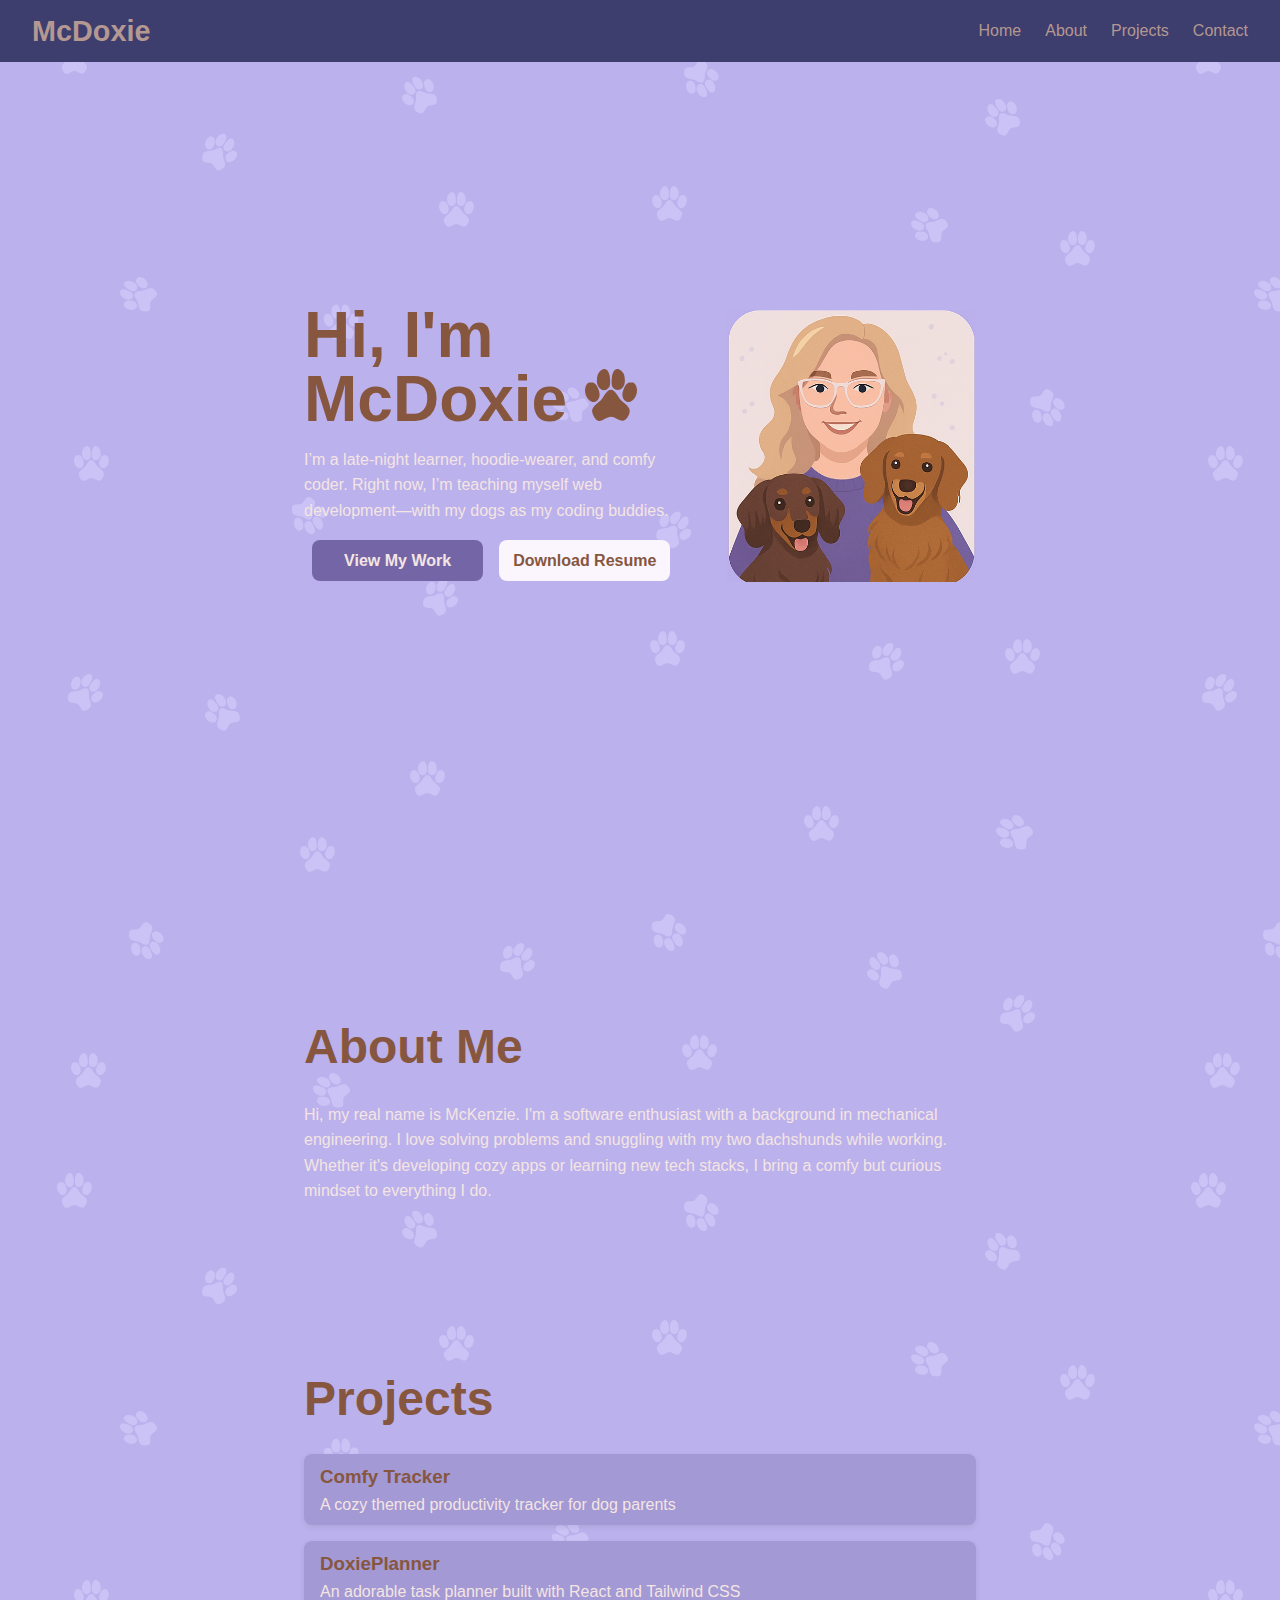
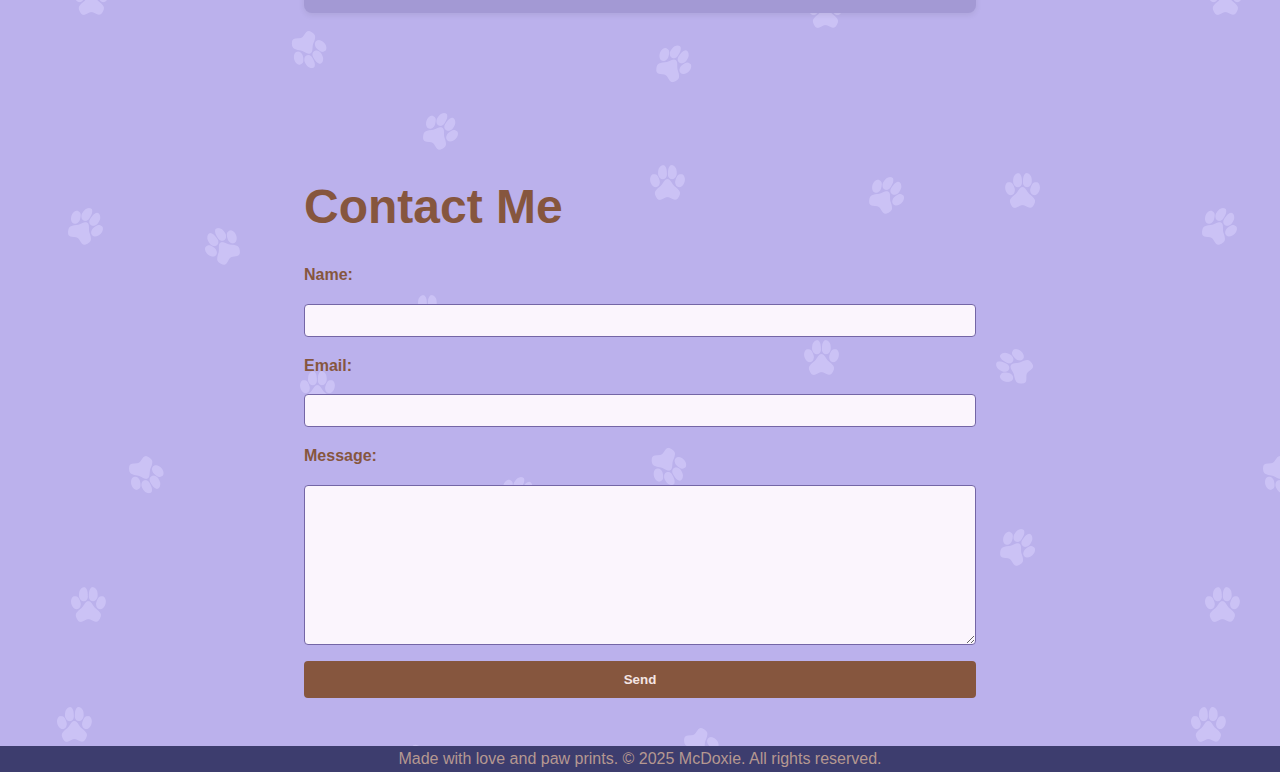
<file: index.html>
<!DOCTYPE html>
<html lang="en">
<head>
    <meta charset="UTF-8">
    <meta name="viewport" content="width=device-width, initial-scale=1.0">
    <meta name="description" content="McDoxie – a cozy coding portfolio with two dachshund assistants.">
    <link rel="stylesheet" href="./styles/style.css">
    <title>McDoxie's Dev & Pups</title>
</head>
<body>
    <!--Navigation-->
    <header class="navbar">
        <span class="logo">McDoxie</span>
        <nav>
            <ul class="nav-links">
                <li><a href="#home">Home</a></li>
                <li><a href="#about">About</a></li>
                <li><a href="#projects">Projects</a></li>
                <li><a href="#contact">Contact</a></li>
            </ul>
        <!--Small Screen Navigation-->
            <a href="#mobile-menu">
                <div class="hamburger-menu">
                    <div class="ham-bar bar-top"></div>
                    <div class="ham-bar bar-mid"></div>
                    <div class="ham-bar bar-bottom"></div>
                </div><!--only visible on small screen or mobile-->
            </a>
        </nav>
    </header>

    <div class="mobile-menu active" id="mobile-menu">
        <h2>Menu</h2>
        <a href="#home">Home</a>
        <a href="#about">About</a>
        <a href="#projects">Projects</a>
        <a href="#contact">Contact</a>
        <div class="socials">
            <a href="https://github.com/McKenzieWorley" target="_blank"><img src="./imgs/GitHub_Invertocat_86563e.svg" alt="Github"></a>
            <a href="https://www.linkedin.com/in/mckenzie-worley/" target="_blank"><img src="./imgs/linkedin-86563e.svg" alt="LinkedIn"></a>
        </div>
    </div>

    <main>
        <!--Hero Section-->
        <section id="home">
            <div class="intro-text">
                <h1>
                    <span>Hi, I'm</span>
                    <span>McDoxie 
                        <img src="./imgs/paw-print-86563e.svg" alt="paw print">
                    </span>
                </h1>
                <p>I’m a late-night learner, hoodie-wearer, and comfy coder. Right now, I’m teaching myself web development—with my dogs as my coding buddies.</p>
                <div class="button-wrapper">
                    <a href="https://github.com/McKenzieWorley"  target="_blank" class="hero-btn" id="my-work">View My Work</a>
                    <a href="https://docs.google.com/document/d/1ks99ntWzpiwD7VtKB8be58mNyioRE0vPoPcyYh5MhTA/edit?usp=sharing" target="_blank" class="hero-btn" id="resume">Download Resume</a>
                </div>
            </div>
            <div class="avatar-wrapper">
                <img src="./imgs/avatar.png" alt="Avatar of McDoxie and Pups">
            </div>            

        </section>

        <!--About Section-->
        <section id="about">
            <h2>About Me</h2>
            <p>Hi, my real name is McKenzie. I'm a software enthusiast with a background in mechanical engineering. I love solving problems and snuggling with my two dachshunds while working. Whether it's developing cozy apps or learning new tech stacks, I bring a comfy but curious mindset to everything I do.</p>
        </section>

        <!--Project Section-->
        <section id="projects">
            <h2>Projects</h2>
            <div class="project-container">
                <a href="#">
                    <div class="project-card" >
                        <h3>Comfy Tracker</h3>
                        <p>A cozy themed productivity tracker for dog parents</p>
                    </div>
                </a>
                <a href="#">
                    <div class="project-card">
                        <h3>DoxiePlanner</h3>
                        <p>An adorable task planner built with React and Tailwind CSS</p>
                    </div>
                </a>
            </div>
        </section>

        <!--Contact Section-->
        <section id="contact">
            <h2>Contact Me</h2>
            <form id="contact-form">
                <label for="name">Name:</label>
                <input type="text" id="name" name="name" required>

                <label for="email">Email:</label>
                <input type="email" id="email" name="email" required>

                <label for="message">Message:</label>
                <textarea name="message" id="message"></textarea>
                <button type="submit">Send</button>
            </form>
        </section>
    </main>
    
    <footer class="footer">
        <p>Made with love and paw prints. © 2025 McDoxie. All rights reserved.</p>
    </footer>

    <script src="./scripts/script.js"></script>

</body>
</html>
</file>
<file: styles/style.css>
:root{
    --lavendar: #bbb1ec;
    --lavendar-paw:#cbc2f5;
    --shaded-lavendar:#a399d4;
    --cozy-plum: #7466a6;
    --navy: #3d3d6e;
    --cozy-navy: #3f3757;
    /*--warm-brown: #5a3e36;*/
    --warm-brown: #86563e;
    /*--cozy-tan: #e3cfc2;*/
    --cozy-tan: #b59891;
    /*--cozy-cream: #f8f5f2;*/
    --cozy-cream: #f4e5e3;
    --soft-white: #fdfaf7;
    --cloud-white: #fbf5fd;

}

*{
    box-sizing: border-box;
    padding: 0;
    margin: 0;
}

a {
    text-decoration: none;
}

body{
    font-family: 'Quicksand', 'Nunito', 'Segoe UI', sans-serif;
    background-color: var(--lavendar);
    color: var(--warm-brown);
    line-height: 1.6;

    background-image: url(../imgs/paw-print-overlay-cbc2f5.png);
}

/*Navigation*/

.navbar {
   background-color: var(--navy);
   color: var(--cozy-tan);
   display: flex;
   justify-content: space-between;
   align-items: center;
   padding: 0.5rem 2rem;

   position: fixed;
   top: 0;
   width: 100%;
}

.logo {
    font-size: 1.8rem;
    font-weight: bold;
}

.hamburger-menu {
    height: 50px;
    width: 50px;
    position: relative;
    cursor: pointer;
    padding: 1rem;
    display: none; 
}

.ham-bar {
    width: 70%;
    height: 4px;
    background-color: var(--cozy-tan);
    border-radius: 25px;
    position: absolute;
    top: 50%;
    left: 50%;
    transform: translate(-50%, -50%);
    transition: transform .6s, opacity .8s, top .6s, background-color .6s ease-out;
}

.bar-top {
    top: 25%;
}

.bar-bottom {
    top: 75%;
}

.hamburger-menu.active .bar-top {
    transform: translate(-50%, -50%) rotate(-315deg);
    top: 50%;
}

.hamburger-menu.active .bar-mid {
    opacity: 0;
}

.hamburger-menu.active .bar-bottom {
    transform: translate(-50%, -50%) rotate(-225deg);
    top: 50%;
}

/*Nav Links*/

.nav-links {
    list-style: none;
    display: flex;
}

.nav-links a {
    margin-left: 1.5rem;
    color: var(--cozy-tan);
    font-weight: 500;
}

/*Mobile Menu*/

.mobile-menu {
    min-height: 100vh;
    display: flex; /*change to flex*/
    justify-content: center;
    align-items: center;
    flex-direction: column;
    gap: 1.5rem;
    background-color: var(--shaded-lavendar);
    padding: 1rem;
}

.mobile-menu a {
    font-size: 2rem;
    color: var(--cozy-cream);
}

.mobile-menu a img {
    height: 3rem;
    margin-inline: 1rem;
}

.mobile-menu h2 {
    font-size: 3rem;
}


/*Section Design*/

section {
    padding: 3rem;
    margin: auto;
    width: 60%;
}

#about h2, #projects h2, #contact h2{
    padding-top: 3.8rem;
    margin-bottom: 1rem;
    font-size: 3rem;
}

/*Hero Section*/

#home {
    display: flex;
    gap: 3rem;
    justify-content: center;
    align-items: center;
    min-height: 100vh;
    /*margin: 2.8rem 0;*/
}

#home span {
    display: block;
}

.intro-text {
    flex:3;
    min-width: 340px;
}

.intro-text h1 {
    font-size: 4em;
    line-height: 4rem;
    margin-bottom: 1rem;
}

.intro-text p{
    color: var(--cozy-cream);
}

.intro-text h1 img {
    width: 3.25rem;
    height: auto;
}

.avatar-wrapper {
    flex: 2;
    min-width: 200px;
}

.avatar-wrapper img{
    width: 100%;
}

.button-wrapper {
    display: flex;
    justify-content: center;
    align-items: center;
}

.button-wrapper a {
    text-align: center;
}

.hero-btn{
    margin: 1rem .5rem;
    padding: 0.5rem;
    border-radius: 8px;
    border: none;
    font-weight: bold;
    cursor: pointer;
    flex: 1;
}

#my-work {
    background-color: var(--cozy-plum);
    color: var(--cozy-cream);
}

#resume{
    background-color: var(--cloud-white);
    color: var(--warm-brown);
}

#my-work:hover {
  background-color: var(--navy);
}

#resume:hover {
    background-color: var(--cozy-tan);
}


/*About Section*/
#about p {
    color: var(--cozy-cream);
}
/*Project Section*/

.project-container{
    display: flex;
    flex-direction: column;
    gap: 1rem;
}
 
.project-card {
    padding: 0.5rem 1rem;
    background-color: var(--shaded-lavendar);
    border-radius:  8px;

    box-shadow: 0 2px 6px rgba(0, 0, 0, 0.08);
    transition: transform 0.2s ease;
}

.project-card:hover {
     transform: translateY(-4px);
}

a .project-card h3 {
    color: var(--warm-brown);
}

 .project-card p {
    color: var(--cozy-cream);
 }
/*Contact Section*/

form {
    display: flex;
    flex-direction: column;
    gap: 1rem;
}

label {
    font-weight: bold;
}

input, textarea {
    padding: 0.5rem;
    border: 1px solid var(--cozy-plum);
    border-radius: 4px;
    background-color: var(--cloud-white);
}

textarea {
    min-height: 10rem;
}

button[type="submit"] {
    font-weight: bold;
    padding: 0.7rem;
    background-color: var(--warm-brown);
    color: var(--cozy-cream);
    border: none;
    border-radius: 4px;
    cursor: pointer;
    /*custom paw pointer or animation for send*/
}

footer {
    background-color: var(--navy);
    color: var(--cozy-tan);
    text-align: center;
}

/*Toggle Classes*/

.active {
    display: none;
}

.noscroll {
    overflow: hidden;
}

.notvisible {
    visibility: hidden;
}

.inMenu {
    background-color: var(--shaded-lavendar);
}

.ham-bar-menu {
    background-color: var(--warm-brown);
}

/*Media Queries*/
@media(max-width: 768px) {

    section {
        width: 100%;
    }

    #home {
        margin-top: 3rem;
        flex-direction: column-reverse;
    }

    .avatar-wrapper {
        display: flex;
        justify-content: center;
        max-height: 400px;
    }

    .avatar-wrapper img {
        max-height: 400px;
        width: auto;
    }

    .nav-links {
        display: none;
    }

    .hamburger-menu {
        display: block;
    }
}

@media (max-width: 450px) {
    #home h1 {
        font-size: 3rem;
    }

    .intro-text {
        min-width: 256px;
    }

    .intro-text h1 img {
        width: 2.5rem;
    }

    .avatar-wrapper {
        max-height: 200px;
    }

    .avatar-wrapper img {
        max-height: 200px;
        width: auto;
    }
}
</file>
